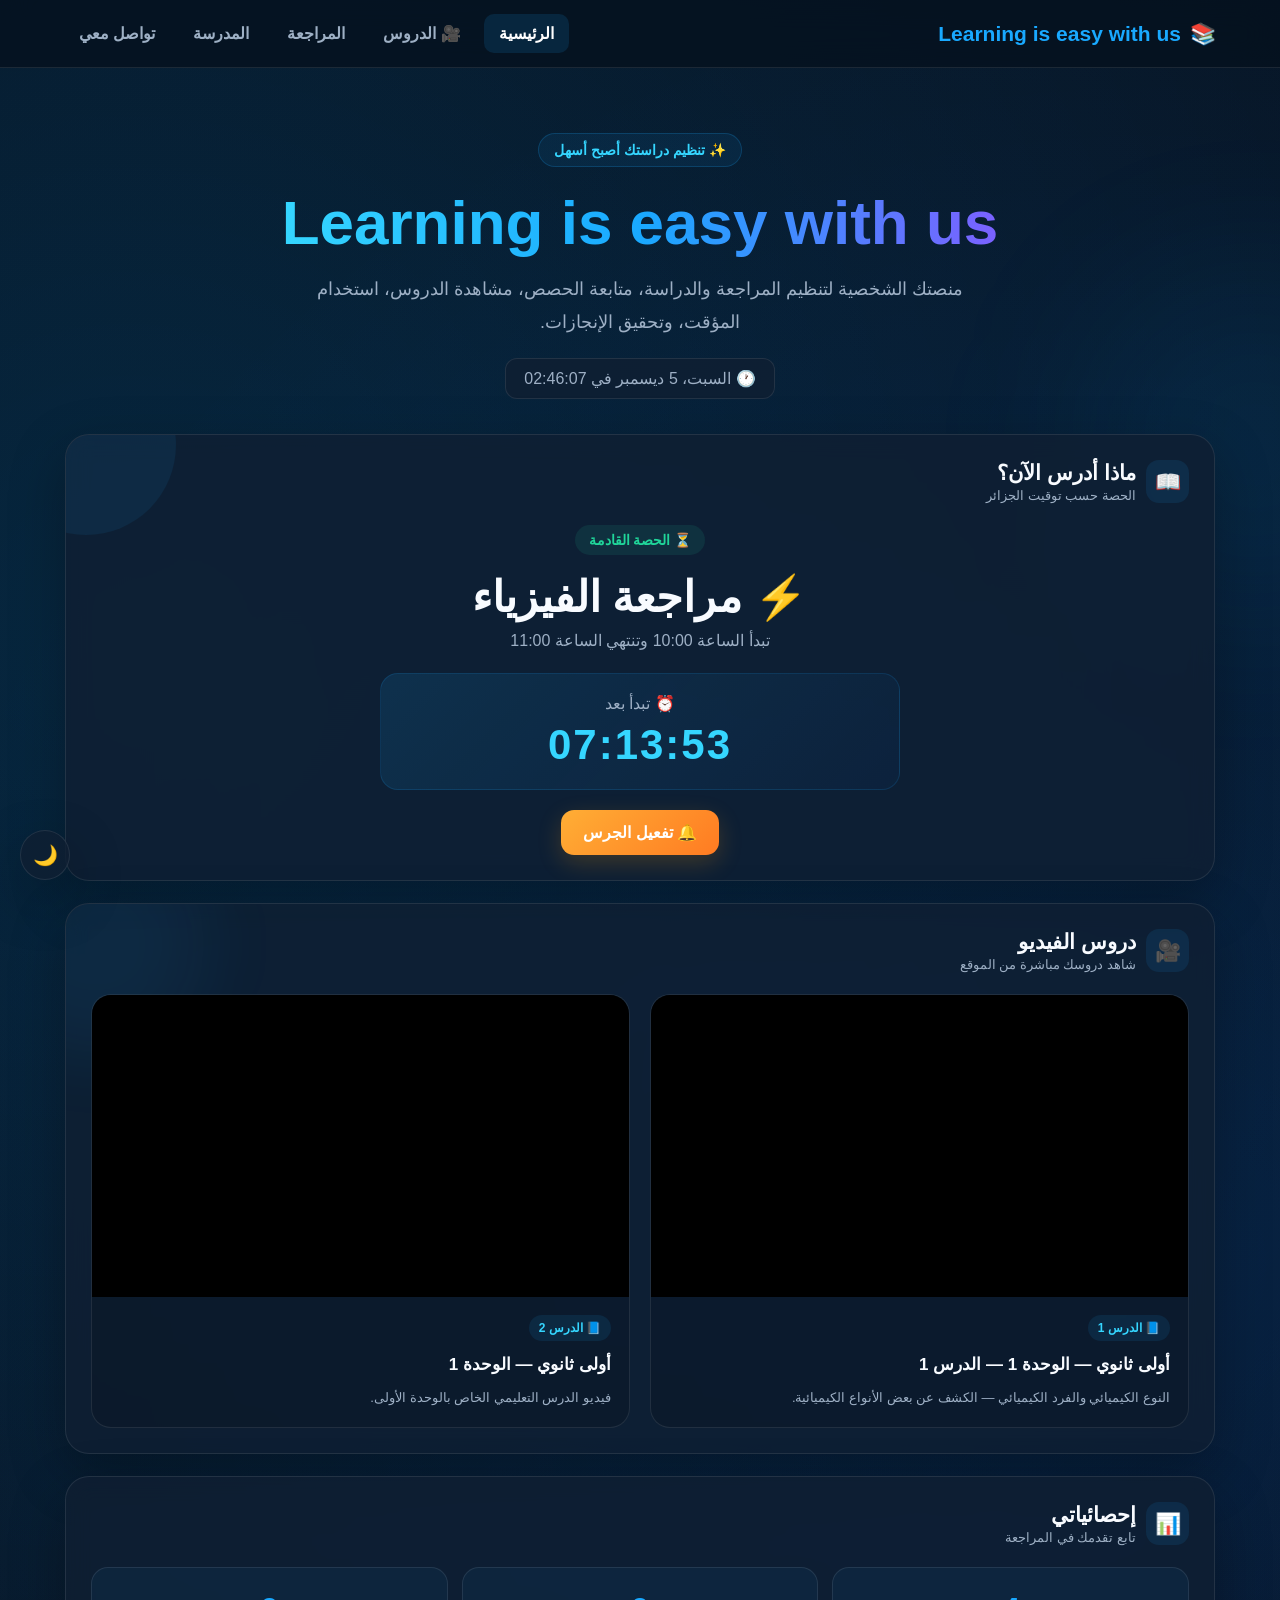
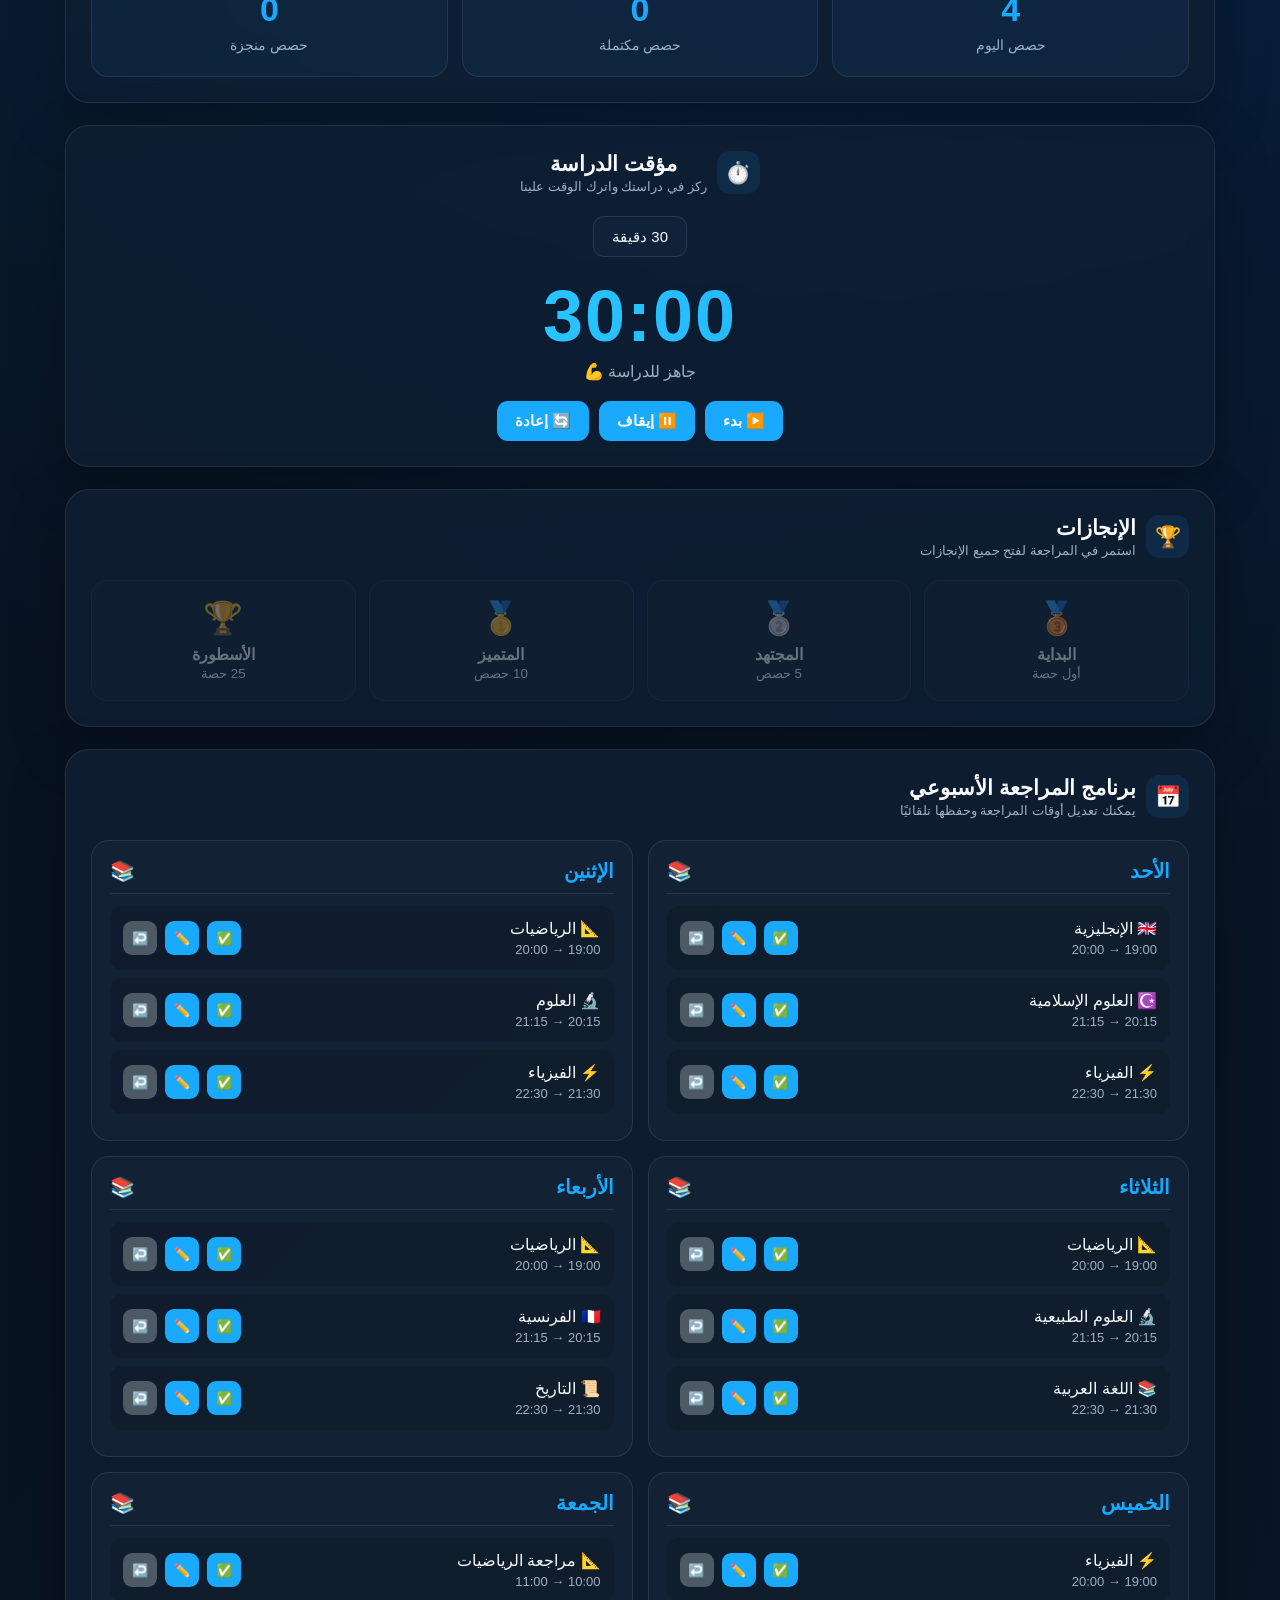
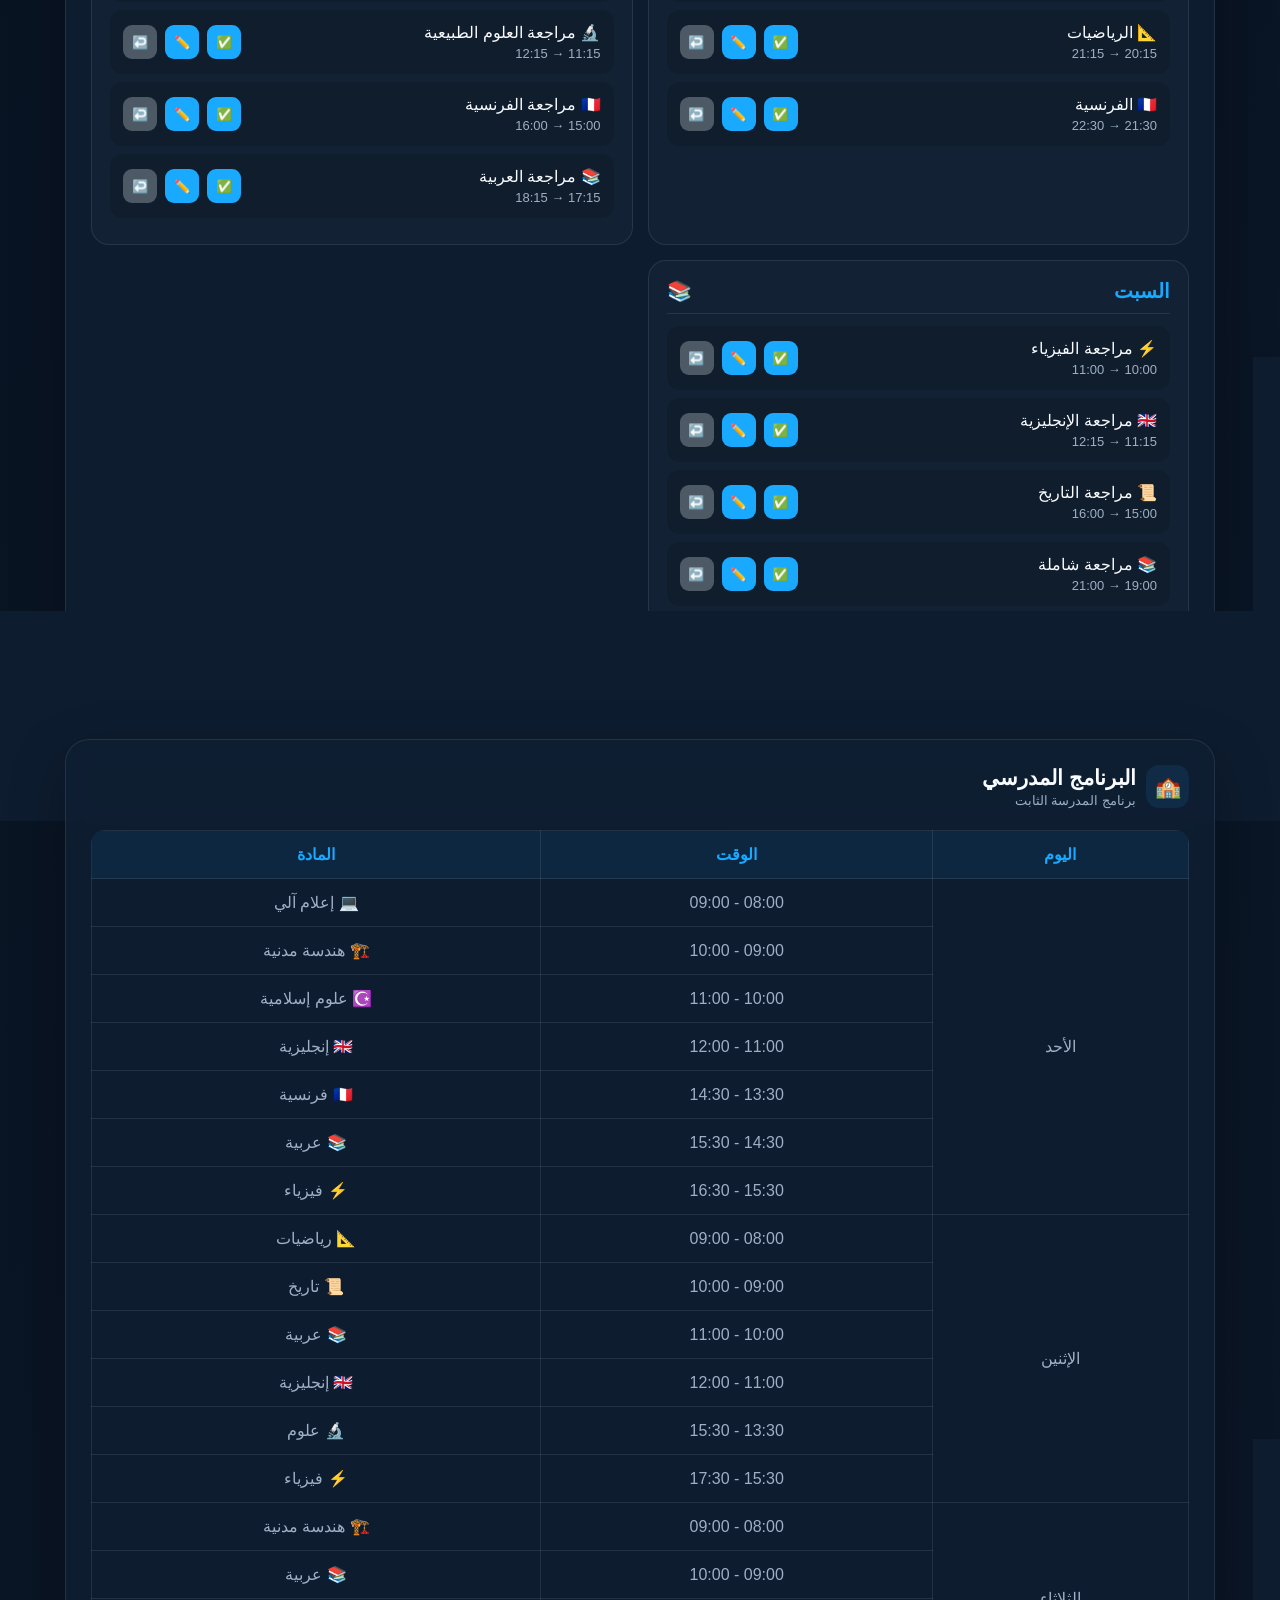
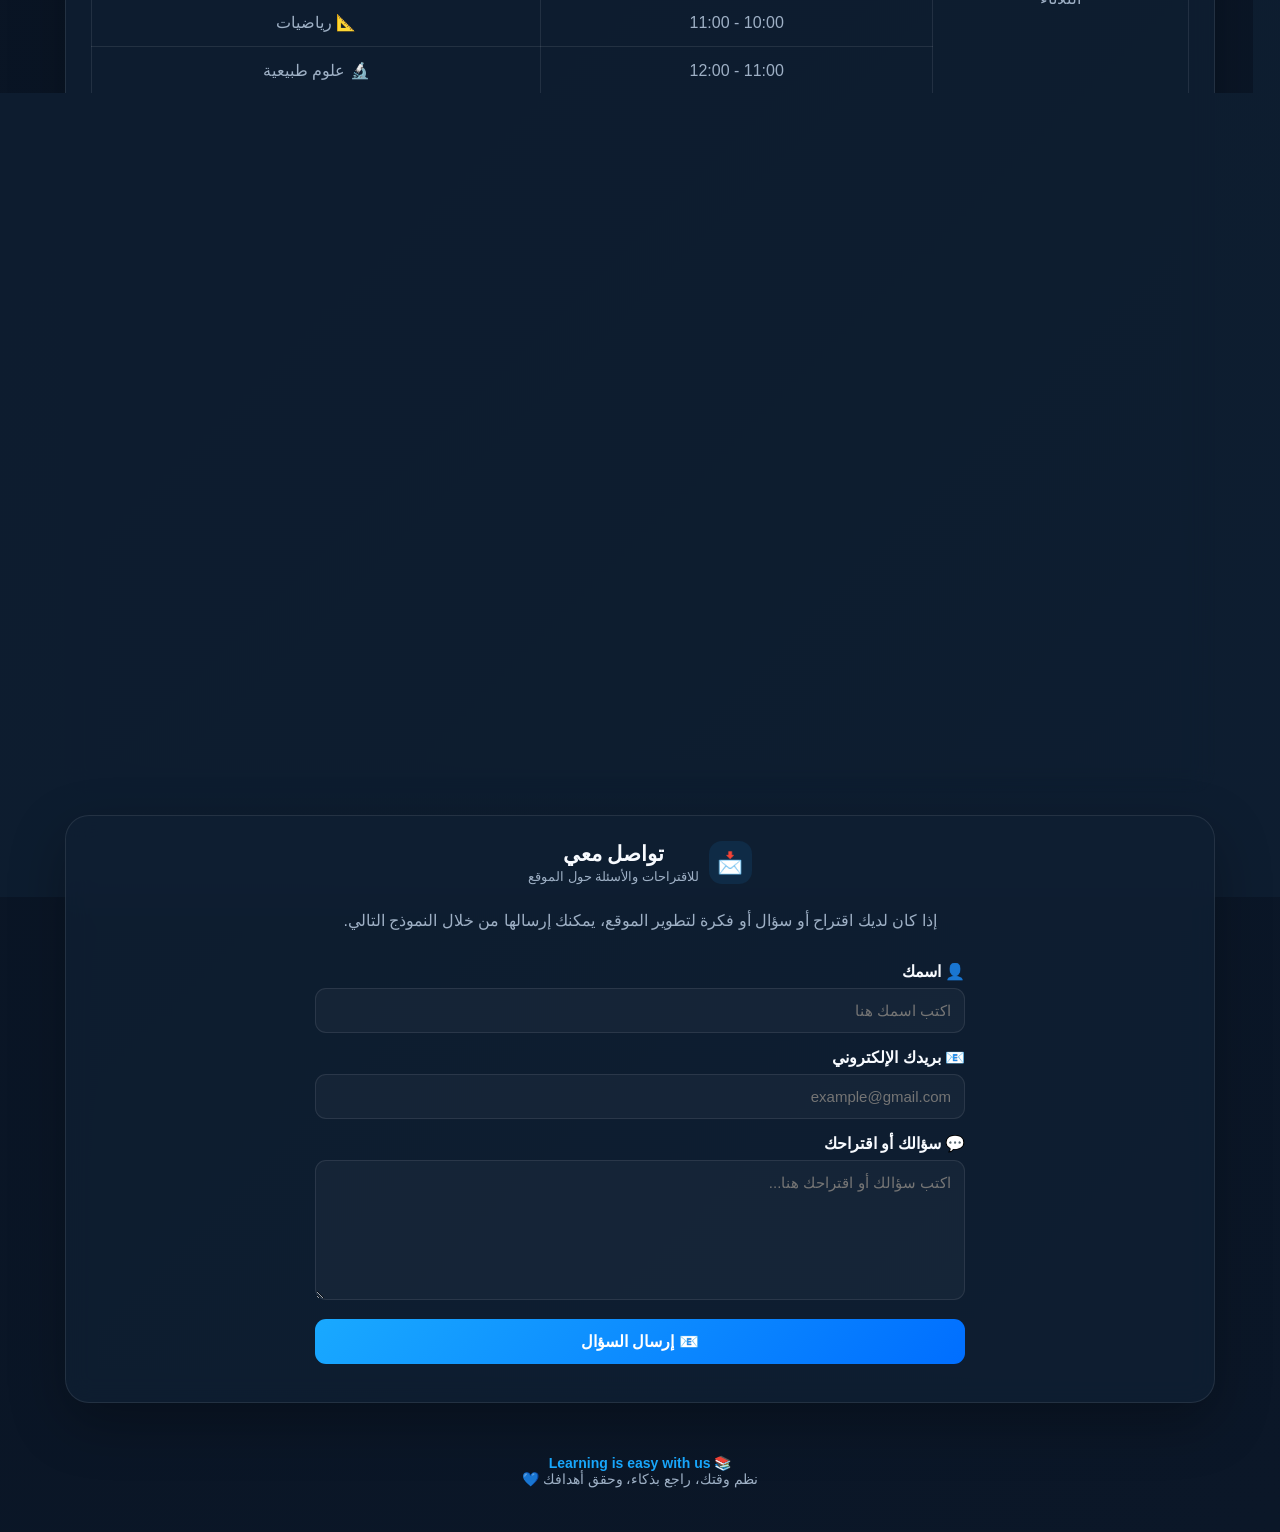
<file: index.html>
<!DOCTYPE html>
<html lang="ar" dir="rtl">
<head>
<meta charset="UTF-8">
<meta name="viewport" content="width=device-width, initial-scale=1.0">

<title>Learning is easy with us | برنامج الدراسة والمراجعة</title>

<meta name="description" content="Learning is easy with us لتنظيم الدراسة والمراجعة للسنة الأولى ثانوي تقني.">
<meta name="keywords" content="Learning is easy with us, 1ع تك1, برنامج الدراسة, برنامج المراجعة, السنة الأولى ثانوي تقني">
<meta name="author" content="Learning is easy with us">
<meta name="robots" content="index, follow">

<style>
:root{
    --bg:#07111f;
    --bg2:#0b1728;
    --card:rgba(15,31,51,.82);
    --card2:#102239;
    --text:#f8fbff;
    --muted:#9eb0c5;
    --blue:#19a9ff;
    --blue2:#006eff;
    --cyan:#35d6ff;
    --green:#20d69a;
    --red:#ff5268;
    --orange:#ffae35;
    --border:rgba(255,255,255,.09);
    --shadow:0 20px 55px rgba(0,0,0,.28);
}

*{
    box-sizing:border-box;
    margin:0;
    padding:0;
}

html{
    scroll-behavior:smooth;
}

body{
    min-height:100vh;
    font-family:Arial,"Tahoma",sans-serif;
    color:var(--text);
    background:
        radial-gradient(circle at 10% 10%,rgba(0,168,255,.14),transparent 28%),
        radial-gradient(circle at 90% 20%,rgba(0,110,255,.12),transparent 25%),
        linear-gradient(135deg,var(--bg),var(--bg2));
    transition:.3s;
}

body.light{
    --bg:#eef6fc;
    --bg2:#dfeefa;
    --card:rgba(255,255,255,.9);
    --card2:#fff;
    --text:#14202d;
    --muted:#607080;
    --border:rgba(0,0,0,.08);
    --shadow:0 15px 40px rgba(25,80,120,.12);
}

body:before{
    content:"";
    position:fixed;
    width:350px;
    height:350px;
    border-radius:50%;
    background:rgba(0,168,255,.07);
    filter:blur(80px);
    top:30%;
    right:-150px;
    pointer-events:none;
    z-index:-1;
}

nav{
    position:sticky;
    top:0;
    z-index:1000;
    width:100%;
    padding:14px 5%;
    display:flex;
    align-items:center;
    justify-content:space-between;
    gap:20px;
    background:rgba(6,17,30,.78);
    backdrop-filter:blur(18px);
    border-bottom:1px solid var(--border);
}

body.light nav{
    background:rgba(255,255,255,.8);
}

.logo{
    font-size:21px;
    font-weight:900;
    color:var(--text);
    display:flex;
    align-items:center;
    gap:9px;
}

.logo span{
    color:var(--blue);
}

.nav-links{
    display:flex;
    gap:8px;
    align-items:center;
    flex-wrap:wrap;
}

.nav-links a{
    text-decoration:none;
    color:var(--muted);
    font-weight:bold;
    padding:10px 15px;
    border-radius:10px;
    transition:.25s;
}

.nav-links a:hover,
.nav-links a.active{
    color:#fff;
    background:rgba(25,169,255,.13);
}

body.light .nav-links a:hover,
body.light .nav-links a.active{
    color:var(--blue2);
}

#theme-button{
    position:fixed;
    left:20px;
    bottom:20px;
    width:50px;
    height:50px;
    border:1px solid var(--border);
    border-radius:50%;
    background:var(--card);
    color:var(--text);
    box-shadow:var(--shadow);
    cursor:pointer;
    font-size:20px;
    z-index:1200;
    transition:.25s;
}

#theme-button:hover{
    transform:rotate(15deg) scale(1.06);
}

.container{
    width:min(1150px,92%);
    margin:auto;
}

.hero{
    padding:65px 0 35px;
    text-align:center;
}

.hero-badge{
    display:inline-flex;
    align-items:center;
    gap:7px;
    padding:8px 15px;
    border:1px solid rgba(25,169,255,.2);
    border-radius:30px;
    background:rgba(25,169,255,.08);
    color:var(--cyan);
    font-weight:bold;
    font-size:14px;
    margin-bottom:20px;
}

.hero h1{
    font-size:clamp(34px,6vw,62px);
    line-height:1.15;
    margin-bottom:15px;
    font-weight:900;
}

.hero h1 span{
    background:linear-gradient(90deg,var(--cyan),var(--blue),#7b61ff);
    -webkit-background-clip:text;
    background-clip:text;
    color:transparent;
}

.hero p{
    color:var(--muted);
    font-size:18px;
    line-height:1.8;
    max-width:700px;
    margin:auto;
}

.clock{
    margin:20px auto 0;
    display:inline-block;
    padding:10px 18px;
    border-radius:12px;
    background:var(--card);
    border:1px solid var(--border);
    color:var(--muted);
}

.card{
    background:var(--card);
    border:1px solid var(--border);
    border-radius:24px;
    padding:25px;
    margin-bottom:22px;
    box-shadow:var(--shadow);
    backdrop-filter:blur(12px);
}

.card-title{
    display:flex;
    align-items:center;
    gap:10px;
    margin-bottom:22px;
}

.card-title .title-icon{
    width:43px;
    height:43px;
    display:grid;
    place-items:center;
    background:rgba(25,169,255,.1);
    border-radius:13px;
    font-size:21px;
}

.card h2{
    font-size:21px;
}

.card-subtitle{
    color:var(--muted);
    font-size:13px;
    margin-top:3px;
}

/* =========================
   🎥 قسم الدروس
========================= */

.video-section{
    position:relative;
    overflow:hidden;
}

.video-section:before{
    content:"";
    position:absolute;
    width:220px;
    height:220px;
    border-radius:50%;
    background:rgba(25,169,255,.07);
    filter:blur(35px);
    left:-80px;
    top:-70px;
    pointer-events:none;
}

.video-grid{
    display:grid;
    grid-template-columns:repeat(2,1fr);
    gap:20px;
}

.video-card{
    position:relative;
    overflow:hidden;
    border:1px solid var(--border);
    border-radius:20px;
    background:rgba(0,0,0,.13);
    transition:.3s;
}

.video-card:hover{
    transform:translateY(-4px);
    border-color:rgba(25,169,255,.35);
    box-shadow:0 15px 35px rgba(0,0,0,.2);
}

.video-frame{
    width:100%;
    aspect-ratio:16/9;
    background:#000;
}

.video-frame iframe{
    width:100%;
    height:100%;
    border:0;
    display:block;
}

.video-info{
    padding:18px;
}

.video-number{
    display:inline-block;
    padding:6px 10px;
    border-radius:20px;
    background:rgba(25,169,255,.1);
    color:var(--cyan);
    font-size:12px;
    font-weight:bold;
    margin-bottom:10px;
}

.video-title{
    font-size:17px;
    font-weight:900;
    line-height:1.7;
    margin-bottom:7px;
}

.video-description{
    color:var(--muted);
    font-size:13px;
    line-height:1.7;
}

.current-card{
    overflow:hidden;
    position:relative;
}

.current-card:before{
    content:"";
    position:absolute;
    width:180px;
    height:180px;
    border-radius:50%;
    background:rgba(25,169,255,.08);
    left:-70px;
    top:-80px;
}

.current-lesson{
    position:relative;
    text-align:center;
}

.lesson-status{
    display:inline-block;
    padding:7px 14px;
    border-radius:30px;
    background:rgba(32,214,154,.1);
    color:var(--green);
    font-weight:bold;
    font-size:14px;
}

.current-subject{
    font-size:clamp(28px,5vw,43px);
    font-weight:900;
    margin:17px 0 8px;
    color:var(--text);
}

.current-time{
    color:var(--muted);
    font-size:16px;
}

.school-timer{
    max-width:520px;
    margin:23px auto 0;
    padding:20px;
    border-radius:18px;
    background:linear-gradient(135deg,rgba(25,169,255,.12),rgba(0,110,255,.04));
    border:1px solid rgba(25,169,255,.14);
}

.school-timer-label{
    color:var(--muted);
    margin-bottom:8px;
}

.school-timer-display{
    direction:ltr;
    font-size:42px;
    font-weight:900;
    letter-spacing:2px;
    color:var(--cyan);
}

.bell-area{
    display:flex;
    justify-content:center;
    margin-top:20px;
}

.bell-button{
    border:0;
    padding:13px 22px;
    border-radius:13px;
    background:linear-gradient(135deg,var(--orange),#ff7b22);
    color:#fff;
    cursor:pointer;
    font-size:16px;
    font-weight:bold;
    box-shadow:0 8px 25px rgba(255,152,0,.2);
    transition:.25s;
}

.bell-button:hover{
    transform:translateY(-2px);
}

.bell-button.active{
    background:linear-gradient(135deg,var(--green),#0da978);
}

.bell-button.ringing{
    background:var(--red);
    animation:alarmPulse .8s infinite;
}

@keyframes alarmPulse{
    0%,100%{transform:scale(1)}
    50%{transform:scale(1.06)}
}

.stats{
    display:grid;
    grid-template-columns:repeat(3,1fr);
    gap:14px;
}

.stat{
    padding:22px 15px;
    text-align:center;
    border-radius:17px;
    background:rgba(25,169,255,.055);
    border:1px solid var(--border);
}

.stat-number{
    display:block;
    font-size:34px;
    font-weight:900;
    color:var(--blue);
    margin-bottom:7px;
}

.stat-label{
    color:var(--muted);
    font-size:14px;
}

.timer{
    text-align:center;
}

.timer select{
    appearance:none;
    padding:11px 18px;
    border-radius:11px;
    border:1px solid var(--border);
    background:var(--card2);
    color:var(--text);
    font-size:15px;
    outline:none;
}

.timer-display{
    direction:ltr;
    font-size:72px;
    font-weight:900;
    letter-spacing:2px;
    margin:18px 0 5px;
    background:linear-gradient(90deg,var(--cyan),var(--blue));
    -webkit-background-clip:text;
    background-clip:text;
    color:transparent;
}

#timerStatus{
    color:var(--muted);
}

.timer-buttons{
    display:flex;
    justify-content:center;
    gap:10px;
    flex-wrap:wrap;
    margin-top:20px;
}

.timer-buttons button,
.main-button{
    border:0;
    padding:11px 18px;
    border-radius:11px;
    background:var(--blue);
    color:#fff;
    font-size:15px;
    font-weight:bold;
    cursor:pointer;
    transition:.25s;
}

.timer-buttons button:hover,
.main-button:hover{
    transform:translateY(-2px);
    background:var(--blue2);
}

.achievements{
    display:grid;
    grid-template-columns:repeat(4,1fr);
    gap:13px;
}

.achievement{
    text-align:center;
    padding:18px 10px;
    border-radius:16px;
    background:rgba(255,255,255,.025);
    border:1px solid var(--border);
    opacity:.38;
    transition:.3s;
}

.achievement.unlocked{
    opacity:1;
    border-color:rgba(32,214,154,.5);
    background:rgba(32,214,154,.07);
    transform:translateY(-2px);
}

.achievement .icon{
    display:block;
    font-size:32px;
    margin-bottom:8px;
}

.schedule{
    display:grid;
    grid-template-columns:repeat(2,1fr);
    gap:15px;
}

.day-card{
    padding:18px;
    border-radius:18px;
    background:rgba(255,255,255,.025);
    border:1px solid var(--border);
}

.day-title{
    display:flex;
    align-items:center;
    justify-content:space-between;
    color:var(--blue);
    font-size:20px;
    font-weight:900;
    padding-bottom:10px;
    border-bottom:1px solid var(--border);
    margin-bottom:12px;
}

.lesson{
    display:flex;
    align-items:center;
    gap:8px;
    padding:12px;
    margin:8px 0;
    border-radius:12px;
    background:rgba(0,0,0,.13);
    border:1px solid transparent;
    transition:.2s;
}

.lesson:hover{
    border-color:rgba(25,169,255,.18);
}

.lesson-info{
    flex:1;
    min-width:0;
}

.lesson-time{
    color:var(--muted);
    font-size:13px;
    margin-top:4px;
}

.lesson.completed{
    opacity:.45;
}

.lesson.completed .lesson-info{
    text-decoration:line-through;
}

.lesson button{
    border:0;
    min-width:34px;
    height:34px;
    border-radius:9px;
    background:var(--blue);
    color:#fff;
    cursor:pointer;
}

.lesson button.restore{
    background:#4d5965;
}

.reset-all{
    margin-top:18px;
    background:var(--red);
}

.reset-all:hover{
    background:#e63e55;
}

.school-schedule{
    overflow:hidden;
}

.table-wrap{
    overflow-x:auto;
    border-radius:14px;
}

table{
    width:100%;
    border-collapse:collapse;
    min-width:700px;
}

th,td{
    padding:14px 12px;
    border:1px solid var(--border);
    text-align:center;
}

th{
    background:rgba(25,169,255,.08);
    color:var(--blue);
}

td{
    color:var(--muted);
}

.contact-card{
    text-align:center;
}

.contact-description{
    color:var(--muted);
    line-height:1.9;
    max-width:650px;
    margin:0 auto 25px;
}

.contact-form{
    width:min(650px,100%);
    margin:auto;
    text-align:right;
}

.contact-form label{
    display:block;
    margin-bottom:7px;
    font-weight:bold;
}

.contact-form input,
.contact-form textarea{
    width:100%;
    padding:13px;
    margin-bottom:15px;
    border-radius:11px;
    border:1px solid var(--border);
    background:rgba(255,255,255,.035);
    color:var(--text);
    font-family:Arial,sans-serif;
    font-size:15px;
    outline:none;
}

.contact-form input:focus,
.contact-form textarea:focus{
    border-color:var(--blue);
    box-shadow:0 0 0 3px rgba(25,169,255,.1);
}

.contact-form textarea{
    min-height:140px;
    resize:vertical;
}

.contact-submit{
    width:100%;
    padding:13px;
    border:0;
    border-radius:11px;
    background:linear-gradient(135deg,var(--blue),var(--blue2));
    color:#fff;
    font-size:16px;
    font-weight:bold;
    cursor:pointer;
}

.contact-submit:disabled{
    opacity:.6;
    cursor:not-allowed;
}

#contactStatus{
    margin-top:13px;
    line-height:1.7;
}

.contact-success{
    color:var(--green);
}

.contact-error{
    color:var(--red);
}

.modal{
    display:none;
    position:fixed;
    inset:0;
    z-index:3000;
    align-items:center;
    justify-content:center;
    padding:20px;
    background:rgba(0,0,0,.72);
    backdrop-filter:blur(5px);
}

.modal-content{
    width:min(450px,100%);
    padding:25px;
    border-radius:22px;
    background:var(--card2);
    border:1px solid var(--border);
    box-shadow:var(--shadow);
}

.modal-content h2{
    color:var(--blue);
    margin-bottom:20px;
}

.modal-content label{
    display:block;
    margin:12px 0 6px;
}

.modal-content input{
    width:100%;
    padding:12px;
    border-radius:10px;
    border:1px solid var(--border);
    background:rgba(255,255,255,.04);
    color:var(--text);
    outline:none;
}

.modal-buttons{
    display:flex;
    gap:10px;
    margin-top:20px;
}

.modal-buttons button{
    flex:1;
    padding:12px;
    border:0;
    border-radius:10px;
    cursor:pointer;
    font-weight:bold;
}

.save-button{
    background:var(--green);
    color:#fff;
}

.cancel-button{
    background:#555;
    color:#fff;
}

footer{
    text-align:center;
    color:var(--muted);
    padding:30px 10px 45px;
    font-size:14px;
}

footer strong{
    color:var(--blue);
}

@media(max-width:800px){

    nav{
        padding:12px 4%;
        flex-direction:column;
    }

    .logo{
        font-size:17px;
    }

    .nav-links{
        justify-content:center;
    }

    .nav-links a{
        padding:8px 9px;
        font-size:13px;
    }

    .hero{
        padding:45px 0 25px;
    }

    .hero p{
        font-size:16px;
    }

    .stats,
    .achievements,
    .schedule,
    .video-grid{
        grid-template-columns:1fr;
    }

    .card{
        padding:18px;
        border-radius:19px;
    }

    .timer-display{
        font-size:55px;
    }

    .lesson{
        flex-wrap:wrap;
    }

    .school-timer-display{
        font-size:35px;
    }

    #theme-button{
        left:14px;
        bottom:14px;
    }
}

@media(max-width:480px){

    .nav-links{
        gap:2px;
    }

    .nav-links a{
        padding:7px;
        font-size:12px;
    }

    .hero h1{
        font-size:35px;
    }

    .current-subject{
        font-size:27px;
    }

    .lesson button{
        min-width:32px;
    }

    .video-title{
        font-size:15px;
    }
}
</style>
</head>

<body>

<nav>
    <div class="logo">
        📚 <span>Learning is easy with us</span>
    </div>

    <div class="nav-links">
        <a href="#home" class="active">الرئيسية</a>
        <a href="#videos-section">🎥 الدروس</a>
        <a href="#schedule-section">المراجعة</a>
        <a href="#school-section">المدرسة</a>
        <a href="#contact">تواصل معي</a>
    </div>
</nav>

<button id="theme-button" onclick="toggleTheme()">🌙</button>

<main class="container" id="home">

<section class="hero">

    <div class="hero-badge">
        ✨ تنظيم دراستك أصبح أسهل
    </div>

    <h1>
        <span>Learning is easy with us</span>
    </h1>

    <p>
        منصتك الشخصية لتنظيم المراجعة والدراسة،
        متابعة الحصص، مشاهدة الدروس، استخدام المؤقت،
        وتحقيق الإنجازات.
    </p>

    <div class="clock" id="clock">
        🕐 جاري تحميل الوقت...
    </div>

</section>

<section class="card current-card">

    <div class="card-title">
        <div class="title-icon">📖</div>
        <div>
            <h2>ماذا أدرس الآن؟</h2>
            <div class="card-subtitle">الحصة حسب توقيت الجزائر</div>
        </div>
    </div>

    <div class="current-lesson" id="currentLesson">
        جاري التحقق من الحصة...
    </div>

    <div class="bell-area">
        <button id="bellButton" class="bell-button" onclick="enableBell()">
            🔔 تفعيل الجرس
        </button>
    </div>

</section>

<!-- =====================================================
     🎥 قسم الدروس بالفيديو
     لإضافة فيديو جديد:
     1. انسخ أحد video-card
     2. غيّر رابط youtube في iframe
     3. غيّر عنوان الدرس
===================================================== -->

<section class="card video-section" id="videos-section">

    <div class="card-title">

        <div class="title-icon">🎥</div>

        <div>
            <h2>دروس الفيديو</h2>
            <div class="card-subtitle">
                شاهد دروسك مباشرة من الموقع
            </div>
        </div>

    </div>

    <div class="video-grid">

        <!-- الفيديو الأول -->

        <div class="video-card">

            <div class="video-frame">

                <iframe
                    src="https://www.youtube.com/embed/PKJ1jMhHMzo"
                    title="درس أولى ثانوي"
                    allow="accelerometer; autoplay; clipboard-write; encrypted-media; gyroscope; picture-in-picture; web-share"
                    allowfullscreen>
                </iframe>

            </div>

            <div class="video-info">

                <span class="video-number">
                    📘 الدرس 1
                </span>

                <div class="video-title">
                    أولى ثانوي — الوحدة 1 — الدرس 1
                </div>

                <div class="video-description">
                    النوع الكيميائي والفرد الكيميائي
                    — الكشف عن بعض الأنواع الكيميائية.
                </div>

            </div>

        </div>


        <!-- الفيديو الثاني -->

        <div class="video-card">

            <div class="video-frame">

                <iframe
                    src="https://www.youtube.com/embed/Zs_HNZW_ECM"
                    title="أولى ثانوي - الوحدة الأولى"
                    allow="accelerometer; autoplay; clipboard-write; encrypted-media; gyroscope; picture-in-picture; web-share"
                    allowfullscreen>
                </iframe>

            </div>

            <div class="video-info">

                <span class="video-number">
                    📘 الدرس 2
                </span>

                <div class="video-title">
                    أولى ثانوي — الوحدة 1
                </div>

                <div class="video-description">
                    فيديو الدرس التعليمي الخاص بالوحدة الأولى.
                </div>

            </div>

        </div>

    </div>

</section>


<section class="card">

    <div class="card-title">
        <div class="title-icon">📊</div>
        <div>
            <h2>إحصائياتي</h2>
            <div class="card-subtitle">تابع تقدمك في المراجعة</div>
        </div>
    </div>

    <div class="stats">

        <div class="stat">
            <span class="stat-number" id="todayLessons">0</span>
            <span class="stat-label">حصص اليوم</span>
        </div>

        <div class="stat">
            <span class="stat-number" id="completedLessons">0</span>
            <span class="stat-label">حصص مكتملة</span>
        </div>

        <div class="stat">
            <span class="stat-number" id="studyHours">0</span>
            <span class="stat-label">حصص منجزة</span>
        </div>

    </div>

</section>


<section class="card timer">

    <div class="card-title" style="justify-content:center">

        <div class="title-icon">⏱️</div>

        <div>
            <h2>مؤقت الدراسة</h2>
            <div class="card-subtitle">
                ركز في دراستك واترك الوقت علينا
            </div>
        </div>

    </div>

    <select id="timerSelect" onchange="changeTimer()">

        <option value="30">30 دقيقة</option>
        <option value="60">60 دقيقة</option>
        <option value="120">2 ساعة</option>

    </select>

    <div class="timer-display" id="timerDisplay">
        30:00
    </div>

    <div id="timerStatus">
        جاهز للدراسة 💪
    </div>

    <div class="timer-buttons">

        <button onclick="startTimer()">▶️ بدء</button>
        <button onclick="pauseTimer()">⏸️ إيقاف</button>
        <button onclick="resetTimer()">🔄 إعادة</button>

    </div>

</section>


<section class="card">

    <div class="card-title">

        <div class="title-icon">🏆</div>

        <div>
            <h2>الإنجازات</h2>
            <div class="card-subtitle">
                استمر في المراجعة لفتح جميع الإنجازات
            </div>
        </div>

    </div>

    <div class="achievements">

        <div class="achievement" id="achievement1">

            <span class="icon">🥉</span>

            <strong>البداية</strong>

            <br>

            <small>أول حصة</small>

        </div>


        <div class="achievement" id="achievement5">

            <span class="icon">🥈</span>

            <strong>المجتهد</strong>

            <br>

            <small>5 حصص</small>

        </div>


        <div class="achievement" id="achievement10">

            <span class="icon">🥇</span>

            <strong>المتميز</strong>

            <br>

            <small>10 حصص</small>

        </div>


        <div class="achievement" id="achievement25">

            <span class="icon">🏆</span>

            <strong>الأسطورة</strong>

            <br>

            <small>25 حصة</small>

        </div>

    </div>

</section>


<section class="card" id="schedule-section">

    <div class="card-title">

        <div class="title-icon">📅</div>

        <div>
            <h2>برنامج المراجعة الأسبوعي</h2>

            <div class="card-subtitle">
                يمكنك تعديل أوقات المراجعة وحفظها تلقائيًا
            </div>
        </div>

    </div>

    <div class="schedule" id="schedule"></div>

    <button
        class="main-button reset-all"
        onclick="resetAllSchedule()">

        🔄 إعادة برنامج المراجعة الأصلي بالكامل

    </button>

</section>


<section class="card school-schedule" id="school-section">

    <div class="card-title">

        <div class="title-icon">🏫</div>

        <div>
            <h2>البرنامج المدرسي</h2>

            <div class="card-subtitle">
                برنامج المدرسة الثابت
            </div>
        </div>

    </div>

    <div class="table-wrap">

        <table>

            <thead>

                <tr>
                    <th>اليوم</th>
                    <th>الوقت</th>
                    <th>المادة</th>
                </tr>

            </thead>

            <tbody id="schoolScheduleBody"></tbody>

        </table>

    </div>

</section>


<section class="card contact-card" id="contact">

    <div class="card-title" style="justify-content:center">

        <div class="title-icon">📩</div>

        <div>
            <h2>تواصل معي</h2>

            <div class="card-subtitle">
                للاقتراحات والأسئلة حول الموقع
            </div>
        </div>

    </div>

    <div class="contact-description">

        إذا كان لديك اقتراح أو سؤال أو فكرة لتطوير الموقع،
        يمكنك إرسالها من خلال النموذج التالي.

    </div>

    <form
        class="contact-form"
        id="contactForm"
        action="https://formsubmit.co/ajax/a42d66ac3a3d45512c5b907c8ebcef1f"
        method="POST">

        <label for="visitorName">
            👤 اسمك
        </label>

        <input
            type="text"
            id="visitorName"
            name="name"
            placeholder="اكتب اسمك هنا"
            maxlength="80"
            required
        >

        <label for="visitorEmail">
            📧 بريدك الإلكتروني
        </label>

        <input
            type="email"
            id="visitorEmail"
            name="email"
            placeholder="example@gmail.com"
            maxlength="150"
            autocomplete="email"
            required
        >

        <input
            type="hidden"
            id="replyTo"
            name="_replyto"
            value=""
        >

        <label for="visitorQuestion">
            💬 سؤالك أو اقتراحك
        </label>

        <textarea
            id="visitorQuestion"
            name="message"
            placeholder="اكتب سؤالك أو اقتراحك هنا..."
            maxlength="1000"
            required
        ></textarea>

        <input
            type="hidden"
            name="_subject"
            value="رسالة جديدة من Learning is easy with us"
        >

        <input
            type="hidden"
            name="_template"
            value="table"
        >

        <button
            type="submit"
            class="contact-submit"
            id="contactSubmit">

            📧 إرسال السؤال

        </button>

        <div
            id="contactStatus"
            aria-live="polite">
        </div>

    </form>

</section>

</main>


<footer>

    <strong>
        📚 Learning is easy with us
    </strong>

    <br>

    نظم وقتك، راجع بذكاء، وحقق أهدافك 💙

</footer>


<div class="modal" id="editModal">

    <div class="modal-content">

        <h2>✏️ تعديل الحصة</h2>

        <label>اليوم</label>

        <input
            type="text"
            id="editDay"
            readonly
        >

        <label>وقت البداية</label>

        <input
            type="time"
            id="editStart"
        >

        <label>وقت النهاية</label>

        <input
            type="time"
            id="editEnd"
        >

        <div class="modal-buttons">

            <button
                class="save-button"
                onclick="saveEdit()">

                💾 حفظ

            </button>

            <button
                class="cancel-button"
                onclick="closeModal()">

                إلغاء

            </button>

        </div>

    </div>

</div>


<script>

const ALGERIA_TIMEZONE="Africa/Algiers";


const originalSchedule={

"الأحد":[

{
id:"sun-english",
subject:"🇬🇧 الإنجليزية",
start:"19:00",
end:"20:00"
},

{
id:"sun-islamic",
subject:"☪️ العلوم الإسلامية",
start:"20:15",
end:"21:15"
},

{
id:"sun-physics",
subject:"⚡ الفيزياء",
start:"21:30",
end:"22:30"
}

],

"الإثنين":[

{
id:"mon-math",
subject:"📐 الرياضيات",
start:"19:00",
end:"20:00"
},

{
id:"mon-science",
subject:"🔬 العلوم",
start:"20:15",
end:"21:15"
},

{
id:"mon-physics",
subject:"⚡ الفيزياء",
start:"21:30",
end:"22:30"
}

],

"الثلاثاء":[

{
id:"tue-math",
subject:"📐 الرياضيات",
start:"19:00",
end:"20:00"
},

{
id:"tue-natural-science",
subject:"🔬 العلوم الطبيعية",
start:"20:15",
end:"21:15"
},

{
id:"tue-arabic",
subject:"📚 اللغة العربية",
start:"21:30",
end:"22:30"
}

],

"الأربعاء":[

{
id:"wed-math",
subject:"📐 الرياضيات",
start:"19:00",
end:"20:00"
},

{
id:"wed-french",
subject:"🇫🇷 الفرنسية",
start:"20:15",
end:"21:15"
},

{
id:"wed-history",
subject:"📜 التاريخ",
start:"21:30",
end:"22:30"
}

],

"الخميس":[

{
id:"thu-physics",
subject:"⚡ الفيزياء",
start:"19:00",
end:"20:00"
},

{
id:"thu-math",
subject:"📐 الرياضيات",
start:"20:15",
end:"21:15"
},

{
id:"thu-french",
subject:"🇫🇷 الفرنسية",
start:"21:30",
end:"22:30"
}

],

"الجمعة":[

{
id:"fri-math",
subject:"📐 مراجعة الرياضيات",
start:"10:00",
end:"11:00"
},

{
id:"fri-natural-science",
subject:"🔬 مراجعة العلوم الطبيعية",
start:"11:15",
end:"12:15"
},

{
id:"fri-french",
subject:"🇫🇷 مراجعة الفرنسية",
start:"15:00",
end:"16:00"
},

{
id:"fri-arabic",
subject:"📚 مراجعة العربية",
start:"17:15",
end:"18:15"
}

],

"السبت":[

{
id:"sat-physics",
subject:"⚡ مراجعة الفيزياء",
start:"10:00",
end:"11:00"
},

{
id:"sat-english",
subject:"🇬🇧 مراجعة الإنجليزية",
start:"11:15",
end:"12:15"
},

{
id:"sat-history",
subject:"📜 مراجعة التاريخ",
start:"15:00",
end:"16:00"
},

{
id:"sat-comprehensive",
subject:"📚 مراجعة شاملة",
start:"19:00",
end:"21:00"
}

]

};


let schedule =
JSON.parse(localStorage.getItem("myStudySchedule")) ||
JSON.parse(JSON.stringify(originalSchedule));


const arabicDays={

Sunday:"الأحد",
Monday:"الإثنين",
Tuesday:"الثلاثاء",
Wednesday:"الأربعاء",
Thursday:"الخميس",
Friday:"الجمعة",
Saturday:"السبت"

};


const schoolSchedule={

"الأحد":[

["08:00 - 09:00","💻 إعلام آلي"],
["09:00 - 10:00","🏗️ هندسة مدنية"],
["10:00 - 11:00","☪️ علوم إسلامية"],
["11:00 - 12:00","🇬🇧 إنجليزية"],
["13:30 - 14:30","🇫🇷 فرنسية"],
["14:30 - 15:30","📚 عربية"],
["15:30 - 16:30","⚡ فيزياء"]

],

"الإثنين":[

["08:00 - 09:00","📐 رياضيات"],
["09:00 - 10:00","📜 تاريخ"],
["10:00 - 11:00","📚 عربية"],
["11:00 - 12:00","🇬🇧 إنجليزية"],
["13:30 - 15:30","🔬 علوم"],
["15:30 - 17:30","⚡ فيزياء"]

],

"الثلاثاء":[

["08:00 - 09:00","🏗️ هندسة مدنية"],
["09:00 - 10:00","📚 عربية"],
["10:00 - 11:00","📐 رياضيات"],
["11:00 - 12:00","🔬 علوم طبيعية"]

],

"الأربعاء":[

["08:00 - 09:00","💻 إعلام آلي"],
["09:00 - 10:00","📚 عربية"],
["10:00 - 11:00","📐 رياضيات"],
["11:00 - 12:00","📐 رياضيات"],
["13:30 - 14:30","🇫🇷 فرنسية"],
["14:30 - 15:30","📜 تاريخ"],
["15:30 - 16:30","🇬🇧 إنجليزية"]

],

"الخميس":[

["08:00 - 09:00","🔬 علوم"],
["09:00 - 10:00","⚡ فيزياء"],
["10:00 - 11:00","🏃 تربية بدنية"],
["11:00 - 12:00","🏃 تربية بدنية"],
["13:30 - 14:30","📐 رياضيات"],
["14:30 - 15:30","📐 رياضيات"],
["15:30 - 16:30","🇫🇷 فرنسية"]

]

};


function timeToMinutes(time){

    const parts=time.split(":");

    return Number(parts[0])*60+
           Number(parts[1]);

}


function formatRemaining(seconds){

    seconds=Math.max(0,Math.floor(seconds));

    const hours=Math.floor(seconds/3600);

    const minutes=
        Math.floor((seconds%3600)/60);

    const secs=seconds%60;

    if(hours){

        return String(hours).padStart(2,"0")+":"+
               String(minutes).padStart(2,"0")+":"+
               String(secs).padStart(2,"0");

    }

    return String(minutes).padStart(2,"0")+":"+
           String(secs).padStart(2,"0");

}


function getAlgeriaTime(){

    const parts=new Intl.DateTimeFormat(

        "en-US",

        {
            timeZone:ALGERIA_TIMEZONE,
            weekday:"long",
            hour:"2-digit",
            minute:"2-digit",
            second:"2-digit",
            hour12:false
        }

    ).formatToParts(new Date());


    const result={};

    parts.forEach(part=>{

        if(part.type!=="literal"){
            result[part.type]=part.value;
        }

    });


    let hour=Number(result.hour);

    if(hour===24) hour=0;


    return{

        weekday:result.weekday,
        hour,
        minute:Number(result.minute),
        second:Number(result.second)

    };

}


function updateClock(){

    const formatter=new Intl.DateTimeFormat(

        "ar-DZ",

        {
            timeZone:ALGERIA_TIMEZONE,
            weekday:"long",
            day:"numeric",
            month:"long",
            hour:"2-digit",
            minute:"2-digit",
            second:"2-digit",
            hour12:false
        }

    );


    document.getElementById("clock").textContent=
        "🕐 "+formatter.format(new Date());

}


/* =========================================================
   🔔 جرس المدرسة
========================================================= */

let audioContext=null;

let alarmRinging=false;

let schoolBellInterval=null;

let bellEnabled=
    localStorage.getItem("studyBellEnabled")==="true";


function createAudioContext(){

    const AudioContextClass=
        window.AudioContext||
        window.webkitAudioContext;


    if(!AudioContextClass){
        return null;
    }


    if(!audioContext){

        audioContext=
            new AudioContextClass();

    }


    if(audioContext.state==="suspended"){

        audioContext.resume().catch(()=>{});

    }


    return audioContext;

}


function playSchoolBell(){

    const ctx=createAudioContext();

    if(!ctx){
        return;
    }


    const ring=()=>{

        const now=ctx.currentTime;


        const tones=[

            [520,.55],
            [780,.40],
            [1040,.30],
            [1300,.22],
            [1560,.15],
            [2080,.08]

        ];


        tones.forEach(([frequency,volume])=>{

            const oscillator=
                ctx.createOscillator();


            const gain=
                ctx.createGain();


            oscillator.type="sine";


            oscillator.frequency.setValueAtTime(
                frequency,
                now
            );


            gain.gain.setValueAtTime(
                0.0001,
                now
            );


            gain.gain.exponentialRampToValueAtTime(
                volume,
                now+.025
            );


            gain.gain.exponentialRampToValueAtTime(
                0.0001,
                now+1.0
            );


            oscillator.connect(gain);

            gain.connect(ctx.destination);


            oscillator.start(now);

            oscillator.stop(now+1.05);

        });

    };


    if(ctx.state==="suspended"){

        ctx.resume()
            .then(ring)
            .catch(()=>{});

    }else{

        ring();

    }

}


function startAlarm(){

    if(!bellEnabled){
        return;
    }


    if(alarmRinging){
        return;
    }


    const ctx=createAudioContext();


    if(!ctx){
        return;
    }


    const begin=()=>{

        if(alarmRinging){
            return;
        }


        alarmRinging=true;


        const button=
            document.getElementById("bellButton");


        if(button){

            button.classList.remove("active");

            button.classList.add("ringing");

            button.textContent=
                "🛑 إيقاف المنبه";

        }


        playSchoolBell();


        schoolBellInterval=
            setInterval(()=>{

                if(!alarmRinging){
                    return;
                }

                playSchoolBell();

            },1150);

    };


    if(ctx.state==="suspended"){

        ctx.resume()
            .then(begin)
            .catch(()=>{});

    }else{

        begin();

    }

}


function stopAlarm(){

    alarmRinging=false;


    if(schoolBellInterval){

        clearInterval(
            schoolBellInterval
        );

        schoolBellInterval=null;

    }


    const button=
        document.getElementById("bellButton");


    if(!button){
        return;
    }


    button.classList.remove("ringing");


    if(bellEnabled){

        button.classList.add("active");

        button.textContent=
            "🔕 إيقاف الجرس";

    }else{

        button.classList.remove("active");

        button.textContent=
            "🔔 تفعيل الجرس";

    }

}


function enableBell(){

    if(alarmRinging){

        stopAlarm();

        return;

    }


    const ctx=createAudioContext();


    if(!ctx){

        alert(
            "متصفحك لا يدعم تشغيل الجرس."
        );

        return;

    }


    if(ctx.state==="suspended"){

        ctx.resume().catch(()=>{});

    }


    bellEnabled=!bellEnabled;


    localStorage.setItem(
        "studyBellEnabled",
        String(bellEnabled)
    );


    const button=
        document.getElementById("bellButton");


    if(bellEnabled){

        button.classList.add("active");

        button.textContent=
            "🔕 إيقاف الجرس";


        setTimeout(()=>{

            playSchoolBell();

        },100);

    }else{

        stopAlarm();

    }

}


function loadBellState(){

    const button=
        document.getElementById("bellButton");


    if(!button){
        return;
    }


    if(bellEnabled){

        button.classList.add("active");

        button.textContent=
            "🔕 إيقاف الجرس";

    }else{

        button.classList.remove("active");

        button.textContent=
            "🔔 تفعيل الجرس";

    }

}


/* =========================================================
   الحصة الحالية
========================================================= */

let lastStartBell="";

let lastEndBell="";


function updateCurrentLesson(){

    const now=getAlgeriaTime();


    const day=arabicDays[now.weekday];


    const currentSeconds=
        now.hour*3600+
        now.minute*60+
        now.second;


    const lessons=schedule[day]||[];


    const sortedLessons=[...lessons].sort(

        (a,b)=>
            timeToMinutes(a.start)-
            timeToMinutes(b.start)

    );


    let currentLesson=null;

    let nextLesson=null;


    for(const lesson of sortedLessons){

        const startSeconds=
            timeToMinutes(lesson.start)*60;


        const endSeconds=
            timeToMinutes(lesson.end)*60;


        if(
            currentSeconds>=startSeconds&&
            currentSeconds<endSeconds
        ){

            currentLesson=lesson;

            break;

        }


        if(
            startSeconds>currentSeconds&&
            !nextLesson
        ){

            nextLesson=lesson;

        }

    }


    const container=
        document.getElementById("currentLesson");


    if(currentLesson){

        const startSeconds=
            timeToMinutes(currentLesson.start)*60;


        const endSeconds=
            timeToMinutes(currentLesson.end)*60;


        const remaining=
            endSeconds-currentSeconds;


        container.innerHTML=`

            <div class="lesson-status">
                🔴 الحصة جارية الآن
            </div>

            <div class="current-subject">
                ${currentLesson.subject}
            </div>

            <div class="current-time">
                ${currentLesson.start} → ${currentLesson.end}
            </div>

            <div class="school-timer">

                <div class="school-timer-label">
                    ⏳ الوقت المتبقي لإكمال الحصة
                </div>

                <div class="school-timer-display">
                    ${formatRemaining(remaining)}
                </div>

            </div>

        `;


        const lessonKey=
            day+"-"+
            (currentLesson.id||currentLesson.subject)+
            "-"+
            currentLesson.start;


        if(
            currentSeconds>=startSeconds&&
            currentSeconds<=startSeconds+3&&
            lastStartBell!==lessonKey
        ){

            lastStartBell=lessonKey;

            if(bellEnabled){
                startAlarm();
            }

        }


        if(
            remaining<=3&&
            remaining>=0&&
            lastEndBell!==lessonKey
        ){

            lastEndBell=lessonKey;

            if(bellEnabled){
                startAlarm();
            }

        }


        return;

    }


    if(nextLesson){

        const startSeconds=
            timeToMinutes(nextLesson.start)*60;


        const secondsUntil=
            startSeconds-currentSeconds;


        container.innerHTML=`

            <div class="lesson-status">
                ⏳ الحصة القادمة
            </div>

            <div class="current-subject">
                ${nextLesson.subject}
            </div>

            <div class="current-time">
                تبدأ الساعة ${nextLesson.start}
                وتنتهي الساعة ${nextLesson.end}
            </div>

            <div class="school-timer">

                <div class="school-timer-label">
                    ⏰ تبدأ بعد
                </div>

                <div class="school-timer-display">
                    ${formatRemaining(secondsUntil)}
                </div>

            </div>

        `;


        return;

    }


    if(!lessons.length){

        container.innerHTML=`

            <div class="lesson-status">
                💤 لا توجد حصص مراجعة اليوم
            </div>

            <div class="current-subject">
                استمتع بوقتك 💙
            </div>

            <div class="current-time">
                لا توجد مادة مبرمجة لهذا اليوم.
            </div>

        `;


        return;

    }


    container.innerHTML=`

        <div class="lesson-status">
            ✅ انتهت حصص اليوم
        </div>

        <div class="current-subject">
            أحسنت! 🎉
        </div>

        <div class="current-time">
            يمكنك الآن الراحة أو المراجعة.
        </div>

    `;

}


/* =========================================================
   برنامج المراجعة
========================================================= */

function renderSchedule(){

    const container=
        document.getElementById("schedule");


    container.innerHTML="";


    Object.keys(schedule).forEach(day=>{

        const dayCard=
            document.createElement("div");


        dayCard.className="day-card";


        dayCard.innerHTML=
            `<div class="day-title">
                <span>${day}</span>
                <span>📚</span>
            </div>`;


        schedule[day].forEach(lesson=>{

            const completed=
                localStorage.getItem(
                    `completed-${lesson.id}`
                )==="true";


            const lessonDiv=
                document.createElement("div");


            lessonDiv.className=
                "lesson"+
                (completed?" completed":"");


            lessonDiv.innerHTML=`

                <div class="lesson-info">

                    <div>${lesson.subject}</div>

                    <div class="lesson-time">
                        ${lesson.start} → ${lesson.end}
                    </div>

                </div>

                <button
                    title="إنجاز"
                    onclick="toggleComplete('${lesson.id}')">

                    ${completed?"↩️":"✅"}

                </button>

                <button
                    title="تعديل"
                    onclick="openEdit('${day}','${lesson.id}')">

                    ✏️

                </button>

                <button
                    class="restore"
                    title="إرجاع الوقت الأصلي"
                    onclick="restoreLesson('${day}','${lesson.id}')">

                    ↩️

                </button>

            `;


            dayCard.appendChild(lessonDiv);

        });


        container.appendChild(dayCard);

    });


    updateStats();

    updateCurrentLesson();

}


function toggleComplete(id){

    const key=`completed-${id}`;


    const current=
        localStorage.getItem(key)==="true";


    localStorage.setItem(
        key,
        String(!current)
    );


    renderSchedule();

}


function updateStats(){

    const allLessons=
        Object.values(schedule).flat();


    const completed=
        allLessons.filter(
            lesson=>
                localStorage.getItem(
                    `completed-${lesson.id}`
                )==="true"
        ).length;


    document.getElementById(
        "completedLessons"
    ).textContent=completed;


    const now=getAlgeriaTime();


    const today=arabicDays[now.weekday];


    const todayLessons=
        schedule[today]||[];


    document.getElementById(
        "todayLessons"
    ).textContent=
        todayLessons.length;


    document.getElementById(
        "studyHours"
    ).textContent=
        completed;


    const achievements=[

        ["achievement1",1],
        ["achievement5",5],
        ["achievement10",10],
        ["achievement25",25]

    ];


    achievements.forEach(item=>{

        const element=
            document.getElementById(item[0]);


        if(element){

            element.classList.toggle(
                "unlocked",
                completed>=item[1]
            );

        }

    });

}


/* =========================================================
   تعديل الحصص
========================================================= */

let editingDay=null;

let editingId=null;


function openEdit(day,id){

    const lesson=
        schedule[day].find(
            item=>item.id===id
        );


    if(!lesson)return;


    editingDay=day;

    editingId=id;


    document.getElementById("editDay").value=day;


    document.getElementById("editStart").value=
        lesson.start;


    document.getElementById("editEnd").value=
        lesson.end;


    document.getElementById("editModal").style.display=
        "flex";

}


function closeModal(){

    document.getElementById("editModal").style.display=
        "none";


    editingDay=null;

    editingId=null;

}


function saveEdit(){

    if(!editingDay||!editingId)return;


    const start=
        document.getElementById("editStart").value;


    const end=
        document.getElementById("editEnd").value;


    if(!start||!end){

        alert(
            "اختر وقت البداية والنهاية."
        );

        return;

    }


    if(
        timeToMinutes(start)>=
        timeToMinutes(end)
    ){

        alert(
            "وقت النهاية يجب أن يكون بعد وقت البداية."
        );

        return;

    }


    const lesson=
        schedule[editingDay].find(
            item=>item.id===editingId
        );


    if(lesson){

        lesson.start=start;

        lesson.end=end;

    }


    localStorage.setItem(
        "myStudySchedule",
        JSON.stringify(schedule)
    );


    closeModal();

    renderSchedule();

}


function restoreLesson(day,id){

    const original=
        originalSchedule[day].find(
            item=>item.id===id
        );


    const current=
        schedule[day].find(
            item=>item.id===id
        );


    if(!original||!current)return;


    current.start=original.start;

    current.end=original.end;


    localStorage.setItem(
        "myStudySchedule",
        JSON.stringify(schedule)
    );


    renderSchedule();

}


function resetAllSchedule(){

    if(!confirm(
        "هل تريد إعادة برنامج المراجعة الأصلي بالكامل؟"
    )){

        return;

    }


    schedule=
        JSON.parse(
            JSON.stringify(originalSchedule)
        );


    localStorage.setItem(
        "myStudySchedule",
        JSON.stringify(schedule)
    );


    renderSchedule();


    alert(
        "تمت إعادة البرنامج الأصلي ✅"
    );

}


/* =========================================================
   الوضع الليلي / النهاري
========================================================= */

function toggleTheme(){

    document.body.classList.toggle("light");


    const light=
        document.body.classList.contains("light");


    localStorage.setItem(
        "studyTheme",
        light?"light":"dark"
    );


    document.getElementById(
        "theme-button"
    ).textContent=
        light?"☀️":"🌙";

}


function loadTheme(){

    const light=
        localStorage.getItem("studyTheme")==="light";


    document.body.classList.toggle(
        "light",
        light
    );


    document.getElementById(
        "theme-button"
    ).textContent=
        light?"☀️":"🌙";

}


/* =========================================================
   مؤقت الدراسة
========================================================= */

let timerSeconds=30*60;

let timerInterval=null;

let timerRunning=false;


function formatTimer(seconds){

    const minutes=
        Math.floor(seconds/60);


    const secs=
        seconds%60;


    return String(minutes).padStart(2,"0")+
        ":"+
        String(secs).padStart(2,"0");

}


function updateTimerDisplay(){

    document.getElementById(
        "timerDisplay"
    ).textContent=
        formatTimer(timerSeconds);

}


function changeTimer(){

    if(timerRunning)return;


    const minutes=
        Number(
            document.getElementById(
                "timerSelect"
            ).value
        );


    timerSeconds=minutes*60;


    document.getElementById(
        "timerStatus"
    ).textContent=
        "جاهز للدراسة 💪";


    updateTimerDisplay();

}


function startTimer(){

    if(timerRunning)return;


    createAudioContext();


    timerRunning=true;


    document.getElementById(
        "timerStatus"
    ).textContent=
        "📚 وقت الدراسة الآن...";


    timerInterval=
        setInterval(()=>{

            if(timerSeconds>0){

                timerSeconds--;

                updateTimerDisplay();

            }else{

                finishTimer();

            }

        },1000);

}


function pauseTimer(){

    if(!timerRunning)return;


    clearInterval(timerInterval);


    timerInterval=null;

    timerRunning=false;


    document.getElementById(
        "timerStatus"
    ).textContent=
        "⏸️ تم إيقاف المؤقت مؤقتًا";

}


function resetTimer(){

    clearInterval(timerInterval);


    timerInterval=null;

    timerRunning=false;


    const minutes=
        Number(
            document.getElementById(
                "timerSelect"
            ).value
        );


    timerSeconds=minutes*60;


    document.getElementById(
        "timerStatus"
    ).textContent=
        "جاهز للدراسة 💪";


    updateTimerDisplay();

}


function finishTimer(){

    clearInterval(timerInterval);


    timerInterval=null;

    timerRunning=false;

    timerSeconds=0;


    updateTimerDisplay();


    document.getElementById(
        "timerStatus"
    ).textContent=
        "🎉 انتهى وقت الدراسة!";


    if(bellEnabled){

        startAlarm();

    }else{

        alert(
            "🎉 انتهى وقت الدراسة! أحسنت."
        );

    }

}


/* =========================================================
   برنامج المدرسة
========================================================= */

function renderSchoolSchedule(){

    const body=
        document.getElementById(
            "schoolScheduleBody"
        );


    body.innerHTML="";


    Object.entries(
        schoolSchedule
    ).forEach(([day,items])=>{

        items.forEach((item,index)=>{

            const row=
                document.createElement("tr");


            if(index===0){

                const dayCell=
                    document.createElement("td");


                dayCell.rowSpan=
                    items.length;


                dayCell.textContent=day;


                row.appendChild(dayCell);

            }


            row.innerHTML+=`

                <td>${item[0]}</td>
                <td>${item[1]}</td>

            `;


            body.appendChild(row);

        });

    });

}


/* =========================================================
   نموذج التواصل
========================================================= */

const contactForm=
    document.getElementById("contactForm");


const contactSubmit=
    document.getElementById("contactSubmit");


const contactStatus=
    document.getElementById("contactStatus");


contactForm.addEventListener(

    "submit",

    async event=>{

        event.preventDefault();


        const name=
            document.getElementById(
                "visitorName"
            ).value.trim();


        const email=
            document.getElementById(
                "visitorEmail"
            ).value.trim();


        const message=
            document.getElementById(
                "visitorQuestion"
            ).value.trim();


        if(!name||!email||!message){

            contactStatus.textContent=
                "⚠️ اكتب اسمك وبريدك الإلكتروني وسؤالك أو اقتراحك أولاً.";


            contactStatus.className=
                "contact-error";


            return;

        }


        const emailPattern=
            /^[^\s@]+@[^\s@]+\.[^\s@]+$/;


        if(!emailPattern.test(email)){

            contactStatus.textContent=
                "⚠️ أدخل بريدًا إلكترونيًا صحيحًا.";


            contactStatus.className=
                "contact-error";


            return;

        }


        document.getElementById(
            "replyTo"
        ).value=email;


        contactSubmit.disabled=true;


        contactSubmit.textContent=
            "⏳ جارٍ إرسال السؤال...";


        contactStatus.textContent="";


        try{

            const response=
                await fetch(

                    contactForm.action,

                    {

                        method:"POST",

                        headers:{
                            "Accept":
                                "application/json"
                        },

                        body:
                            new FormData(
                                contactForm
                            )

                    }

                );


            const data=
                await response.json()
                .catch(()=>({}));


            if(
                !response.ok||
                data.success===false
            ){

                throw new Error(
                    "Send failed"
                );

            }


            contactStatus.textContent=
                "✅ تم إرسال سؤالك بنجاح! شكرًا لك.";


            contactStatus.className=
                "contact-success";


            contactForm.reset();


        }catch(error){

            contactStatus.textContent=
                "❌ لم يتم الإرسال. تأكد من تفعيل FormSubmit من الرسالة التي وصلتك إلى Gmail.";


            contactStatus.className=
                "contact-error";

        }


        contactSubmit.disabled=false;


        contactSubmit.textContent=
            "📧 إرسال السؤال";

    }

);


/* =========================================================
   النافذة
========================================================= */

document.getElementById(
    "editModal"
).addEventListener(

    "click",

    event=>{

        if(
            event.target===
            event.currentTarget
        ){

            closeModal();

        }

    }

);


/* =========================================================
   تشغيل الموقع
========================================================= */

loadTheme();

loadBellState();

renderSchedule();

renderSchoolSchedule();

updateClock();

updateCurrentLesson();

updateTimerDisplay();


setInterval(()=>{

    updateClock();

    updateCurrentLesson();

    updateStats();

},1000);

</script>

</body>
</html>
</file>
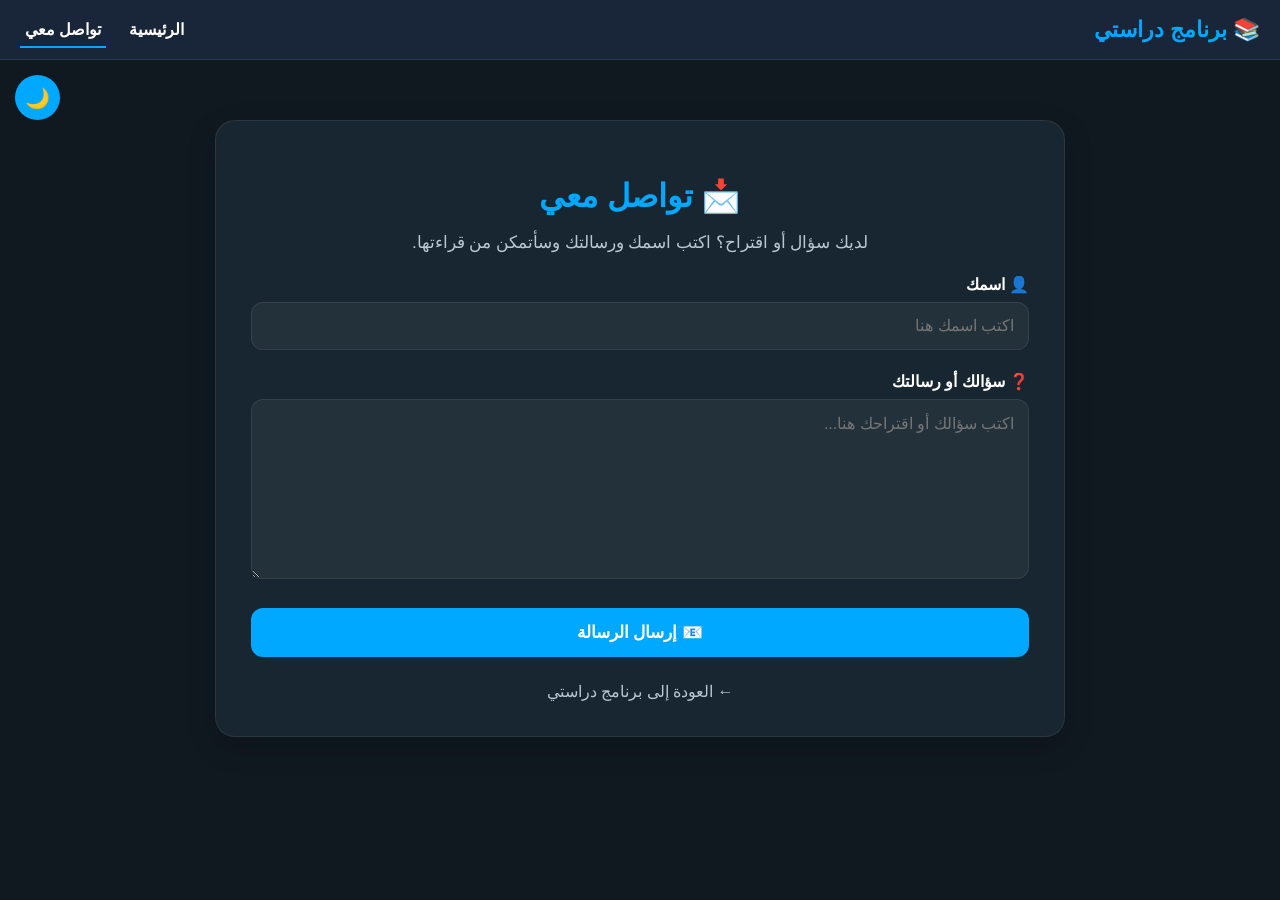
<file: contact.html>
<!DOCTYPE html>
<html lang="ar" dir="rtl">

<head>
    <meta charset="UTF-8">
    <meta name="viewport" content="width=device-width, initial-scale=1.0">

    <title>تواصل معي | برنامج دراستي</title>

    <style>

        :root {
            --bg: #101820;
            --nav: rgba(27, 38, 59, 0.95);
            --card: #182631;
            --text: #ffffff;
            --muted: #b8c7d1;
            --blue: #00a8ff;
            --green: #20c997;
            --red: #ff5c5c;
            --border: rgba(255,255,255,0.08);
        }

        * {
            box-sizing: border-box;
        }

        body {
            margin: 0;
            font-family: Arial, sans-serif;
            background: var(--bg);
            color: var(--text);
        }

        body.light {
            --bg: #f2f6f9;
            --nav: rgba(255,255,255,0.95);
            --card: #ffffff;
            --text: #17212b;
            --muted: #56616b;
            --border: rgba(0,0,0,0.08);
        }

        /* =========================
           القائمة
        ========================= */

        nav {
            position: sticky;
            top: 0;
            z-index: 1000;

            background: var(--nav);
            backdrop-filter: blur(10px);

            padding: 15px 20px;

            display: flex;
            justify-content: space-between;
            align-items: center;

            border-bottom: 1px solid var(--border);
        }

        .logo {
            font-size: 22px;
            font-weight: bold;
            color: var(--blue);
        }

        .nav-links {
            display: flex;
            gap: 18px;
        }

        .nav-links a {
            color: var(--text);
            text-decoration: none;
            font-weight: bold;
            padding: 5px;
            position: relative;
        }

        .nav-links a::after {
            content: "";

            position: absolute;

            bottom: -4px;
            right: 0;

            width: 0;
            height: 2px;

            background: var(--blue);

            transition: 0.3s;
        }

        .nav-links a:hover::after,
        .nav-links a.active::after {
            width: 100%;
        }

        /* =========================
           زر الوضع الليلي
        ========================= */

        #theme-button {
            position: fixed;

            left: 15px;
            top: 75px;

            z-index: 1100;

            border: none;

            background: var(--blue);
            color: white;

            width: 45px;
            height: 45px;

            border-radius: 50%;

            cursor: pointer;

            font-size: 20px;
        }

        /* =========================
           المحتوى
        ========================= */

        .container {
            width: min(850px, 92%);
            margin: 60px auto;
        }

        .contact-card {
            background: var(--card);

            border: 1px solid var(--border);

            border-radius: 20px;

            padding: 35px;

            box-shadow:
                0 10px 30px rgba(0,0,0,0.15);
        }

        .contact-title {
            text-align: center;
            margin-bottom: 10px;
        }

        .contact-title h1 {
            color: var(--blue);
            font-size: 32px;
            margin-bottom: 10px;
        }

        .contact-title p {
            color: var(--muted);
            font-size: 17px;
        }

        /* =========================
           النموذج
        ========================= */

        .form-group {
            margin-top: 22px;
        }

        .form-group label {
            display: block;

            margin-bottom: 8px;

            font-weight: bold;
        }

        .form-group input,
        .form-group textarea {
            width: 100%;

            padding: 14px;

            border-radius: 12px;

            border: 1px solid var(--border);

            background: rgba(255,255,255,0.05);

            color: var(--text);

            font-size: 16px;

            outline: none;

            transition: 0.3s;
        }

        .form-group input:focus,
        .form-group textarea:focus {
            border-color: var(--blue);

            box-shadow:
                0 0 0 3px rgba(0,168,255,0.12);
        }

        .form-group textarea {
            min-height: 180px;

            resize: vertical;

            font-family: Arial, sans-serif;
        }

        /* =========================
           زر الإرسال
        ========================= */

        .send-button {
            width: 100%;

            margin-top: 25px;

            padding: 14px;

            border: none;

            border-radius: 12px;

            background: var(--blue);

            color: white;

            font-size: 17px;

            font-weight: bold;

            cursor: pointer;

            transition: 0.3s;
        }

        .send-button:hover {
            transform: translateY(-2px);

            box-shadow:
                0 8px 20px rgba(0,168,255,0.25);
        }

        /* =========================
           رسالة النجاح
        ========================= */

        #successMessage {
            display: none;

            margin-top: 20px;

            padding: 15px;

            border-radius: 12px;

            background: rgba(32,201,151,0.12);

            border: 1px solid var(--green);

            color: var(--green);

            text-align: center;

            font-weight: bold;
        }

        /* =========================
           العودة
        ========================= */

        .back-home {
            display: block;

            text-align: center;

            margin-top: 25px;

            color: var(--muted);

            text-decoration: none;
        }

        .back-home:hover {
            color: var(--blue);
        }

        /* =========================
           الهاتف
        ========================= */

        @media (max-width: 700px) {

            nav {
                flex-direction: column;
                gap: 12px;
            }

            #theme-button {
                top: 120px;
            }

            .contact-card {
                padding: 22px;
            }

            .contact-title h1 {
                font-size: 27px;
            }
        }

    </style>
</head>


<body>

    <!-- =========================
         القائمة
    ========================= -->

    <nav>

        <div class="logo">
            📚 برنامج دراستي
        </div>

        <div class="nav-links">

            <a href="index.html">
                الرئيسية
            </a>

            <a href="contact.html" class="active">
                تواصل معي
            </a>

        </div>

    </nav>


    <!-- زر الوضع الليلي -->

    <button
        id="theme-button"
        onclick="toggleTheme()">

        🌙

    </button>


    <!-- =========================
         صفحة التواصل
    ========================= -->

    <main class="container">

        <div class="contact-card">

            <div class="contact-title">

                <h1>
                    📩 تواصل معي
                </h1>

                <p>
                    لديك سؤال أو اقتراح؟
                    اكتب اسمك ورسالتك وسأتمكن من قراءتها.
                </p>

            </div>


            <form id="contactForm">


                <!-- الاسم -->

                <div class="form-group">

                    <label for="name">
                        👤 اسمك
                    </label>

                    <input
                        type="text"
                        id="name"
                        placeholder="اكتب اسمك هنا"
                        required>

                </div>


                <!-- السؤال -->

                <div class="form-group">

                    <label for="message">
                        ❓ سؤالك أو رسالتك
                    </label>

                    <textarea
                        id="message"
                        placeholder="اكتب سؤالك أو اقتراحك هنا..."
                        required></textarea>

                </div>


                <!-- زر الإرسال -->

                <button
                    type="submit"
                    class="send-button">

                    📧 إرسال الرسالة

                </button>


                <div id="successMessage">

                    ✅ تم تجهيز رسالتك.
                    سيتم فتح برنامج البريد لإرسالها.

                </div>


            </form>


            <a
                href="index.html"
                class="back-home">

                ← العودة إلى برنامج دراستي

            </a>

        </div>

    </main>


    <script>

        /* =========================
           البريد الذي ستصل إليه الرسائل
        ========================= */

        const email =
            "djawjadsabdallah2@gmail.com";


        /* =========================
           إرسال الرسالة
        ========================= */

        document
            .getElementById("contactForm")
            .addEventListener("submit", function(event) {

                event.preventDefault();


                const name =
                    document
                    .getElementById("name")
                    .value
                    .trim();


                const message =
                    document
                    .getElementById("message")
                    .value
                    .trim();


                if (!name || !message) {

                    alert(
                        "يرجى كتابة اسمك ورسالتك."
                    );

                    return;
                }


                const subject =
                    encodeURIComponent(
                        "رسالة من موقع برنامج دراستي - " + name
                    );


                const body =
                    encodeURIComponent(
                        "اسم السائل: " +
                        name +
                        "\n\n" +
                        "السؤال / الرسالة:\n" +
                        message
                    );


                document
                    .getElementById("successMessage")
                    .style.display = "block";


                window.location.href =
                    "mailto:" +
                    email +
                    "?subject=" +
                    subject +
                    "&body=" +
                    body;

            });


        /* =========================
           الوضع الليلي
        ========================= */

        function toggleTheme() {

            document.body.classList.toggle("light");


            const isLight =
                document.body.classList.contains("light");


            localStorage.setItem(
                "studyTheme",
                isLight
                    ? "light"
                    : "dark"
            );


            document
                .getElementById("theme-button")
                .textContent =
                isLight
                    ? "☀️"
                    : "🌙";
        }


        /* =========================
           تحميل الوضع المحفوظ
        ========================= */

        function loadTheme() {

            const theme =
                localStorage.getItem(
                    "studyTheme"
                );


            if (theme === "light") {

                document.body.classList.add(
                    "light"
                );


                document
                    .getElementById("theme-button")
                    .textContent = "☀️";

            } else {

                document
                    .getElementById("theme-button")
                    .textContent = "🌙";
            }
        }


        loadTheme();

    </script>

</body>

</html>
</file>
